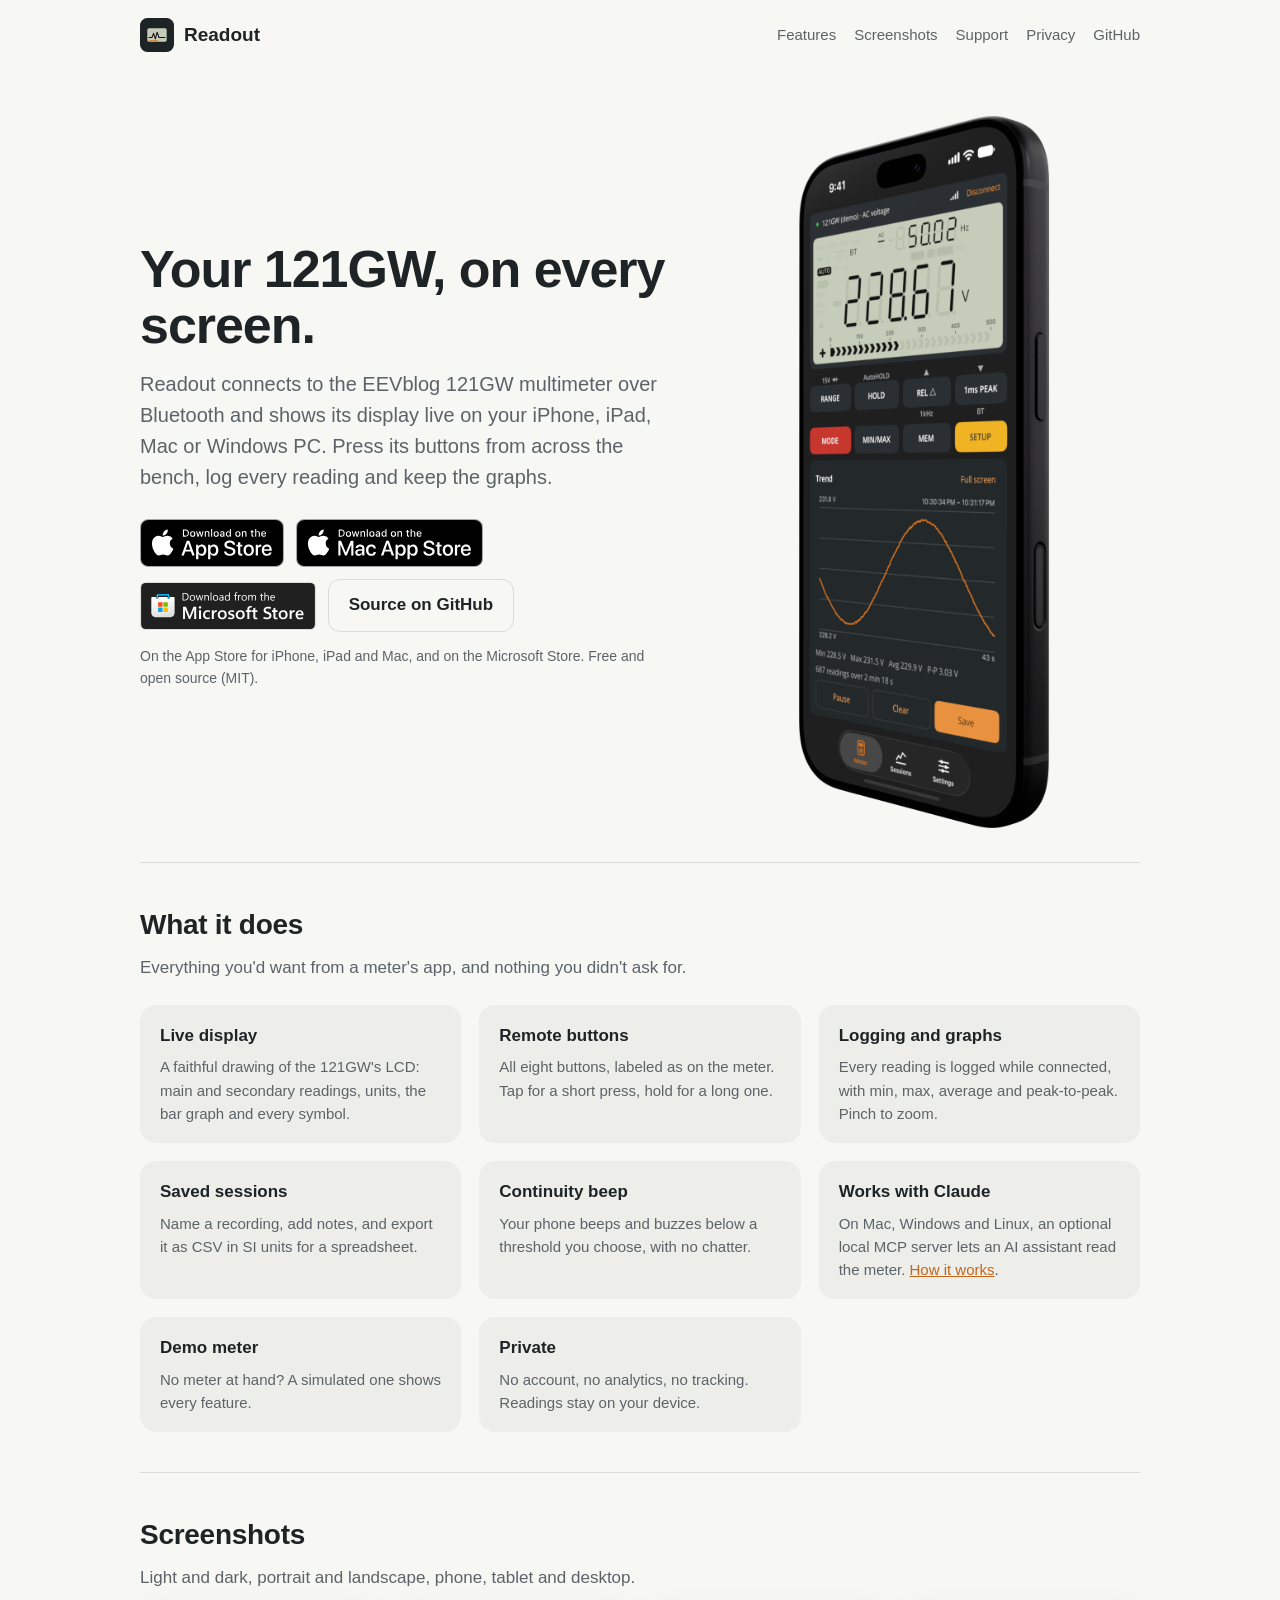
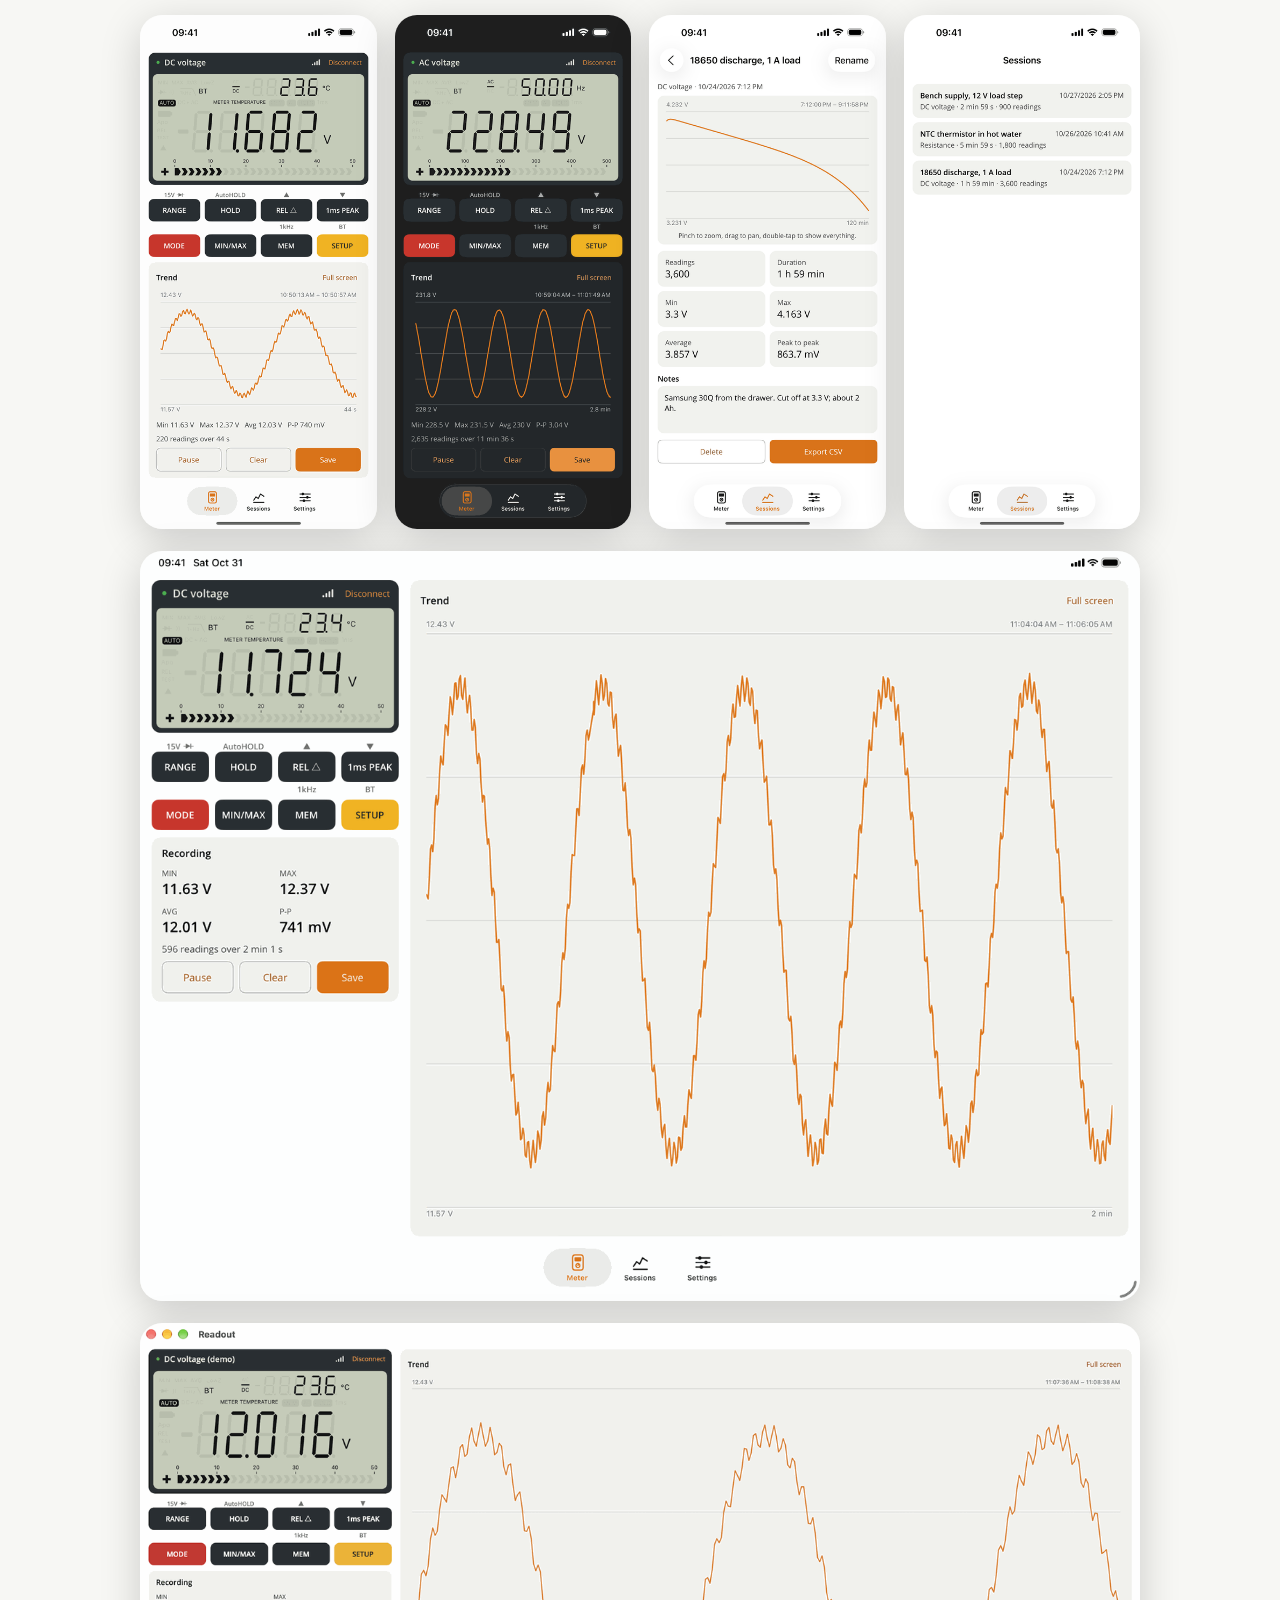
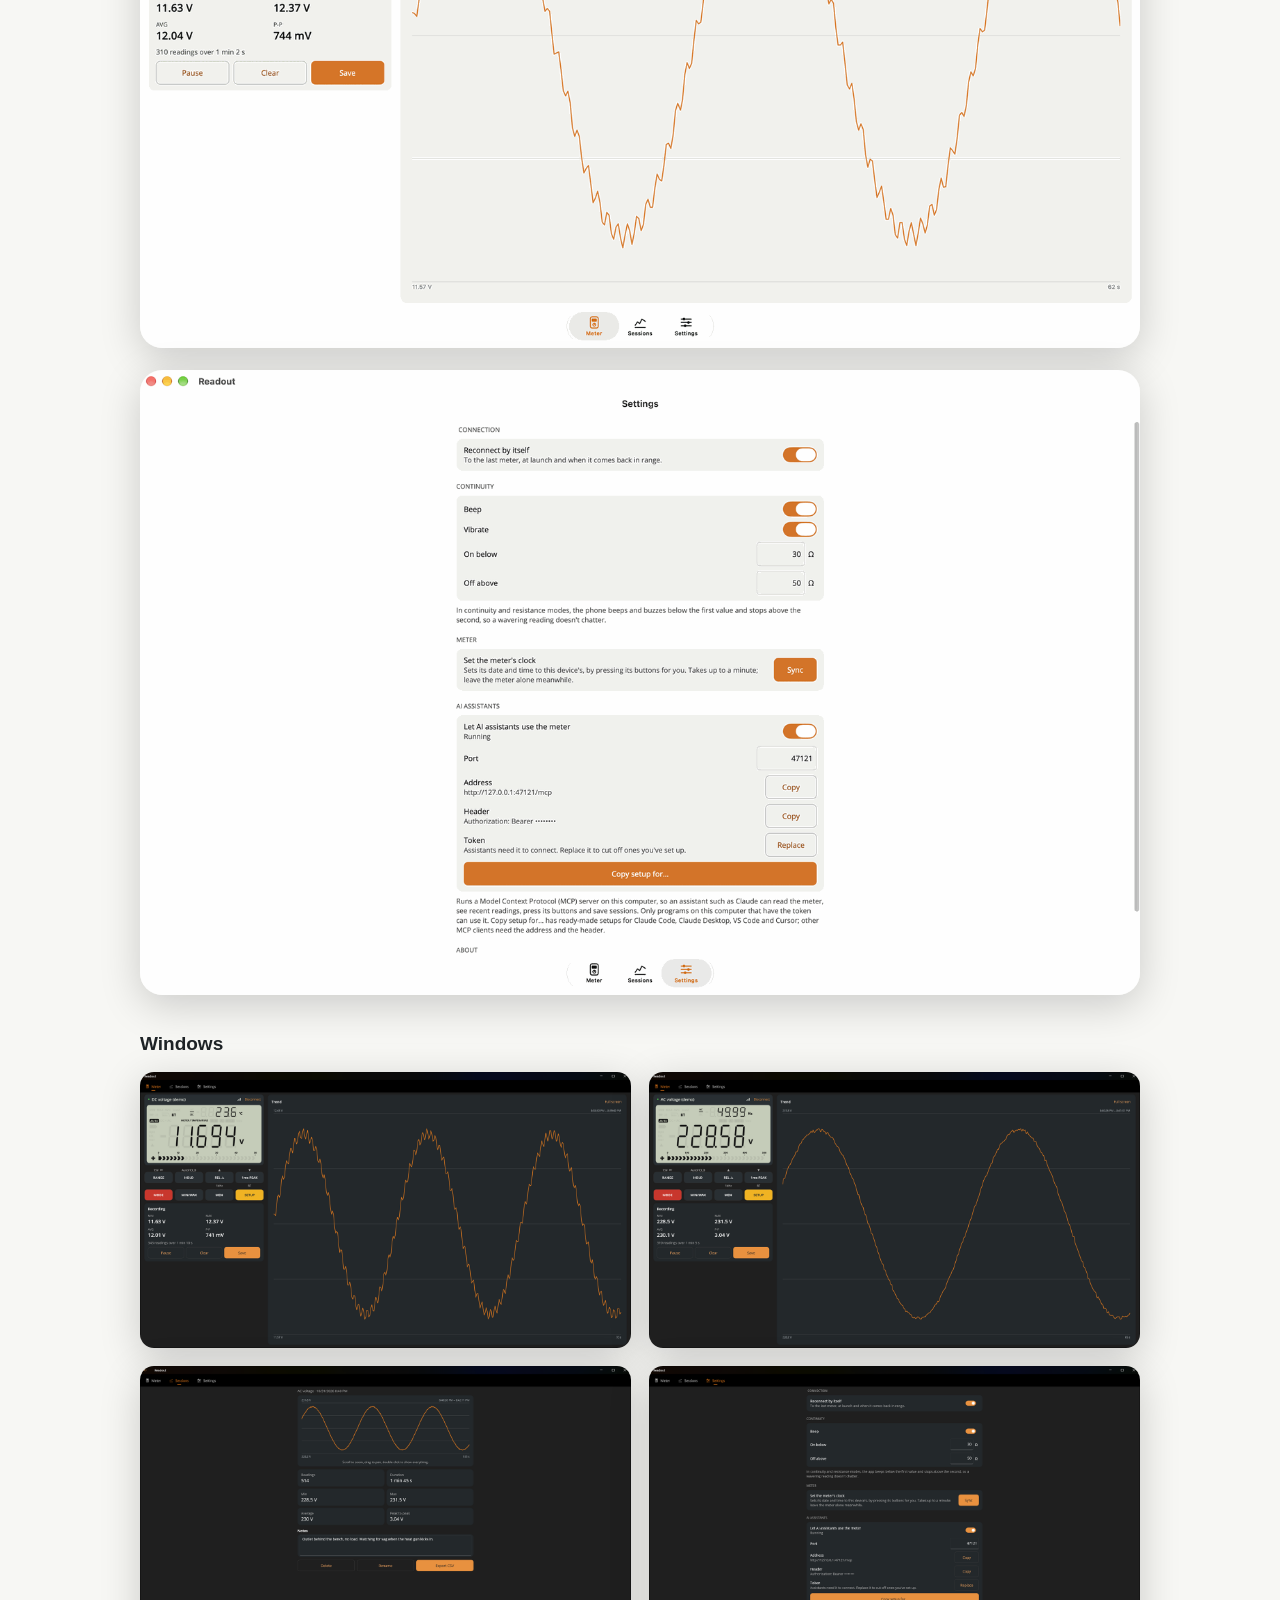
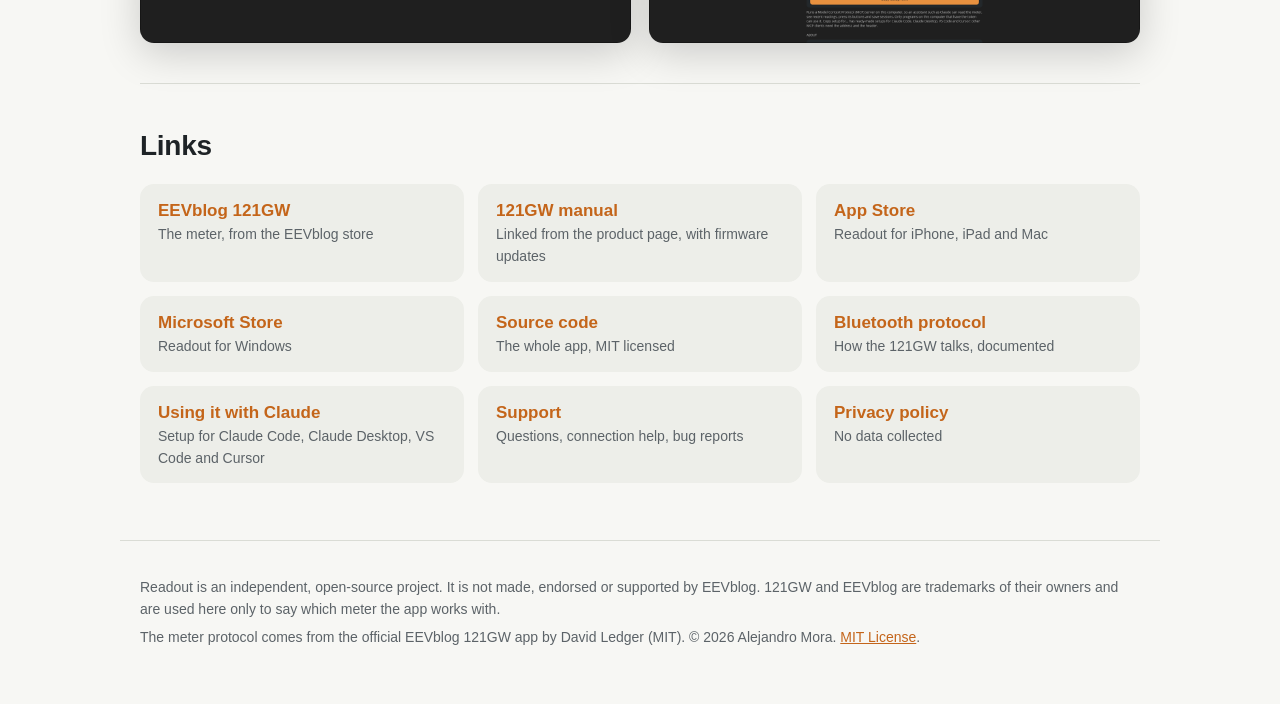
<file: docs/index.html>
<!doctype html>
<html lang="en">
<head>
  <meta charset="utf-8">
  <meta name="viewport" content="width=device-width, initial-scale=1">
  <title>Readout: a companion app for the EEVblog 121GW</title>
  <meta name="description" content="See your EEVblog 121GW multimeter's display live on iPhone, iPad, Mac, Android and Windows. Press its buttons remotely, log readings, save sessions and export CSV.">
  <link rel="icon" href="icon.svg" type="image/svg+xml">
  <link rel="stylesheet" href="style.css">
  <meta property="og:title" content="Readout">
  <meta property="og:description" content="A companion app for the EEVblog 121GW multimeter.">
  <meta property="og:url" content="https://amd989.github.io/readout/">
  <meta property="og:image" content="https://amd989.github.io/readout/social/social-b-split.png">
  <meta property="og:image:width" content="1280">
  <meta property="og:image:height" content="640">
  <meta property="og:image:alt" content="Readout: Every meter. Every screen. The app on an iPhone, showing a live AC voltage reading and its graph.">
  <meta name="twitter:card" content="summary_large_image">
</head>
<body>
  <header>
    <nav>
      <a class="brand" href="./"><img src="icon.svg" alt="">Readout</a>
      <div class="links">
        <a href="#features">Features</a>
        <a href="#screenshots">Screenshots</a>
        <a href="support.html">Support</a>
        <a href="privacy.html">Privacy</a>
        <a href="https://github.com/amd989/readout">GitHub</a>
      </div>
    </nav>
  </header>

  <main>
    <div class="hero">
      <div>
        <h1>Your 121GW, on every screen.</h1>
        <p class="lead">Readout connects to the EEVblog 121GW multimeter over Bluetooth and shows its
          display live on your iPhone, iPad, Mac or Windows PC. Press its buttons from across the bench, log every
          reading and keep the graphs.</p>
        <div class="cta">
          <a class="store-badge" href="https://apps.apple.com/app/id6827965871">
            <picture>
              <source media="(prefers-color-scheme: dark)" srcset="app-store-badge-light.svg">
              <img src="app-store-badge-dark.svg" width="132" height="44" alt="Download on the App Store">
            </picture>
          </a>
          <a class="store-badge" href="https://apps.apple.com/app/id6827965871?platform=mac">
            <picture>
              <source media="(prefers-color-scheme: dark)" srcset="mac-app-store-badge-light.svg">
              <img src="mac-app-store-badge-dark.svg" width="172" height="44" alt="Download on the Mac App Store">
            </picture>
          </a>
          <a class="store-badge" href="https://apps.microsoft.com/detail/9P80492G34GN">
            <picture>
              <source media="(prefers-color-scheme: dark)" srcset="ms-store-badge-light.svg">
              <img src="ms-store-badge-dark.svg" width="161" height="44" alt="Get it from Microsoft">
            </picture>
          </a>
          <a class="button secondary" href="https://github.com/amd989/readout">Source on GitHub</a>
        </div>
        <p class="note">On the App Store for iPhone, iPad and Mac, and on the Microsoft Store. Free and open source (MIT).</p>
      </div>
      <img class="mockup phone" src="screenshots/iphone-mockup.png" width="654" height="1774"
           alt="Readout on an iPhone: the 121GW's LCD reading 228.67 V AC at 50.02 Hz, the meter's buttons, and a live graph of the readings">
    </div>

    <section id="features">
      <h2>What it does</h2>
      <p>Everything you'd want from a meter's app, and nothing you didn't ask for.</p>
      <div class="features">
        <div class="feature"><h3>Live display</h3><p>A faithful drawing of the 121GW's LCD: main and secondary readings, units, the bar graph and every symbol.</p></div>
        <div class="feature"><h3>Remote buttons</h3><p>All eight buttons, labeled as on the meter. Tap for a short press, hold for a long one.</p></div>
        <div class="feature"><h3>Logging and graphs</h3><p>Every reading is logged while connected, with min, max, average and peak-to-peak. Pinch to zoom.</p></div>
        <div class="feature"><h3>Saved sessions</h3><p>Name a recording, add notes, and export it as CSV in SI units for a spreadsheet.</p></div>
        <div class="feature"><h3>Continuity beep</h3><p>Your phone beeps and buzzes below a threshold you choose, with no chatter.</p></div>
        <div class="feature"><h3>Works with Claude</h3><p>On Mac, Windows and Linux, an optional local MCP server lets an AI assistant read the meter. <a href="https://github.com/amd989/readout/blob/main/docs/MCP.md">How it works</a>.</p></div>
        <div class="feature"><h3>Demo meter</h3><p>No meter at hand? A simulated one shows every feature.</p></div>
        <div class="feature"><h3>Private</h3><p>No account, no analytics, no tracking. Readings stay on your device.</p></div>
      </div>
    </section>

    <section id="screenshots">
      <h2>Screenshots</h2>
      <p>Light and dark, portrait and landscape, phone, tablet and desktop.</p>
      <div class="gallery">
        <img class="shot" src="screenshots/iphone-meter.png" width="440" height="956" alt="Live DC voltage reading with a graph">
        <img class="shot" src="screenshots/iphone-ac-dark.png" width="440" height="956" alt="AC voltage and frequency in dark mode">
        <img class="shot" src="screenshots/iphone-session.png" width="440" height="956" alt="A saved battery discharge session with its graph and statistics">
        <img class="shot" src="screenshots/iphone-sessions.png" width="440" height="956" alt="The list of saved sessions">
      </div>
      <div class="wide" style="margin-top:22px">
        <img class="shot" src="screenshots/ipad-landscape.png" width="1376" height="1032" alt="iPad in landscape: the meter in a side column and a large graph">
        <img class="shot" src="screenshots/mac-meter.png" width="1440" height="900" alt="The Mac app with the meter and a wide graph">
        <img class="shot" src="screenshots/mac-ai-assistants.png" width="1440" height="900" alt="Mac settings for letting AI assistants use the meter">
      </div>
      <h3 class="platform">Windows</h3>
      <div class="wide pair">
        <img class="shot" src="screenshots/windows-meter.png" width="1440" height="810" alt="The Windows app with the meter, its buttons and a wide graph">
        <img class="shot" src="screenshots/windows-ac.png" width="1440" height="810" alt="AC voltage and frequency on Windows">
        <img class="shot" src="screenshots/windows-session.png" width="1440" height="810" alt="A saved session on Windows with its graph, statistics and notes">
        <img class="shot" src="screenshots/windows-ai-assistants.png" width="1440" height="810" alt="Windows settings for letting AI assistants use the meter">
      </div>
    </section>

    <section id="links">
      <h2>Links</h2>
      <ul class="links-list">
        <li><a href="https://www.eevblog.com/product/121gw/">EEVblog 121GW</a><span>The meter, from the EEVblog store</span></li>
        <li><a href="https://www.eevblog.com/product/121gw/">121GW manual</a><span>Linked from the product page, with firmware updates</span></li>
        <li><a href="https://apps.apple.com/app/id6827965871">App Store</a><span>Readout for iPhone, iPad and Mac</span></li>
        <li><a href="https://apps.microsoft.com/detail/9P80492G34GN">Microsoft Store</a><span>Readout for Windows</span></li>
        <li><a href="https://github.com/amd989/readout">Source code</a><span>The whole app, MIT licensed</span></li>
        <li><a href="https://github.com/amd989/readout/blob/main/docs/PROTOCOL.md">Bluetooth protocol</a><span>How the 121GW talks, documented</span></li>
        <li><a href="https://github.com/amd989/readout/blob/main/docs/MCP.md">Using it with Claude</a><span>Setup for Claude Code, Claude Desktop, VS Code and Cursor</span></li>
        <li><a href="support.html">Support</a><span>Questions, connection help, bug reports</span></li>
        <li><a href="privacy.html">Privacy policy</a><span>No data collected</span></li>
      </ul>
    </section>
  </main>

  <footer>
    <p>Readout is an independent, open-source project. It is not made, endorsed or supported by EEVblog.
      121GW and EEVblog are trademarks of their owners and are used here only to say which meter the app works with.</p>
    <p>The meter protocol comes from the official EEVblog 121GW app by David Ledger (MIT).
      © 2026 Alejandro Mora. <a href="https://github.com/amd989/readout/blob/main/LICENSE">MIT License</a>.</p>
  </footer>
</body>
</html>
</file>
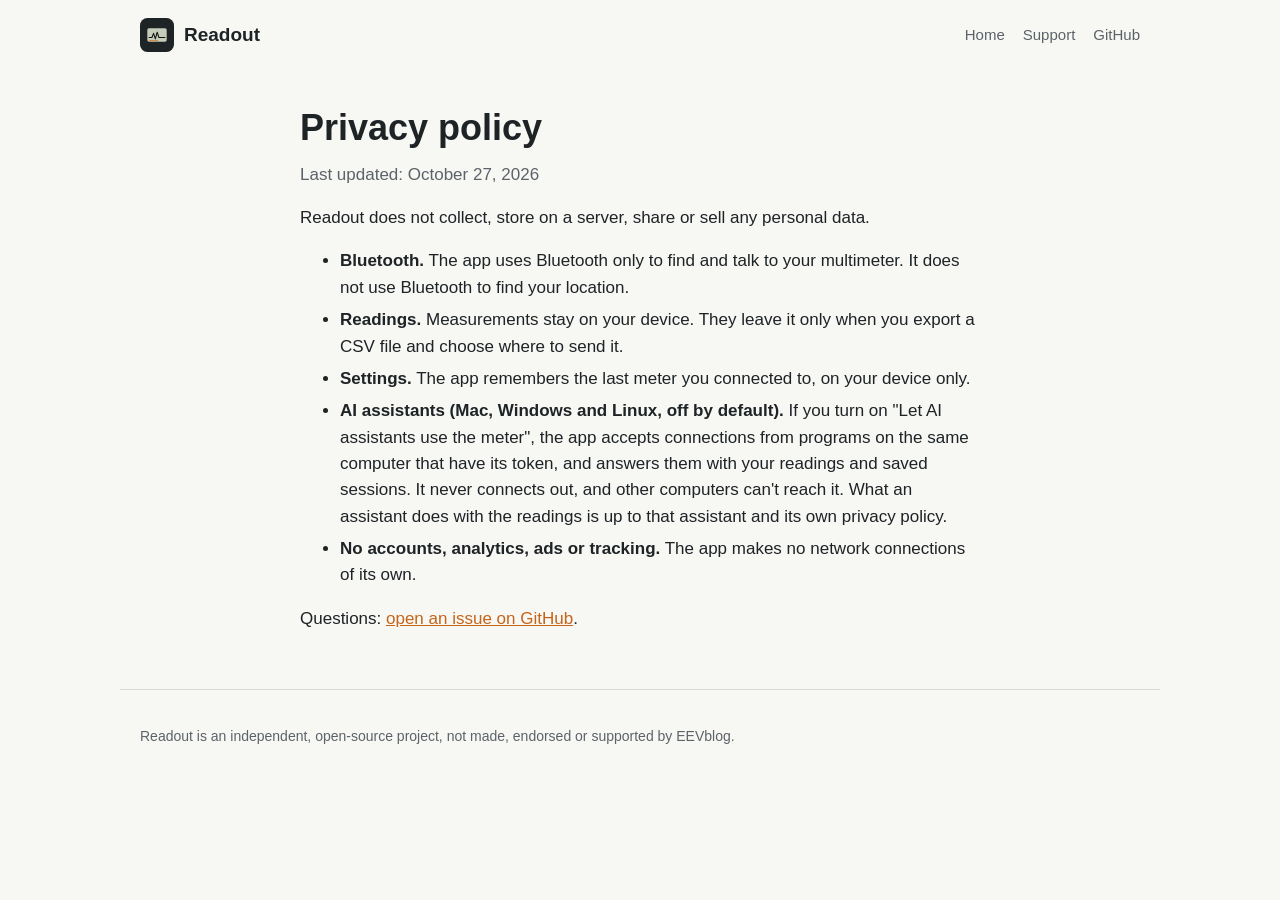
<file: docs/privacy.html>
<!doctype html>
<html lang="en">
<head>
  <meta charset="utf-8">
  <meta name="viewport" content="width=device-width, initial-scale=1">
  <title>Readout privacy policy</title>
  <link rel="icon" href="icon.svg" type="image/svg+xml">
  <link rel="stylesheet" href="style.css">
</head>
<body>
  <header>
    <nav>
      <a class="brand" href="./"><img src="icon.svg" alt="">Readout</a>
      <div class="links">
        <a href="./">Home</a>
        <a href="support.html">Support</a>
        <a href="https://github.com/amd989/readout">GitHub</a>
      </div>
    </nav>
  </header>

  <article>
    <h1>Privacy policy</h1>
    <p class="updated">Last updated: October 27, 2026</p>

    <p>Readout does not collect, store on a server, share or sell any personal data.</p>

    <ul>
      <li><strong>Bluetooth.</strong> The app uses Bluetooth only to find and talk to your
        multimeter. It does not use Bluetooth to find your location.</li>
      <li><strong>Readings.</strong> Measurements stay on your device. They leave it only when you
        export a CSV file and choose where to send it.</li>
      <li><strong>Settings.</strong> The app remembers the last meter you connected to, on your
        device only.</li>
      <li><strong>AI assistants (Mac, Windows and Linux, off by default).</strong> If you turn on "Let AI
        assistants use the meter", the app accepts connections from programs on the same computer
        that have its token, and answers them with your readings and saved sessions. It never
        connects out, and other computers can't reach it. What an assistant does with the readings
        is up to that assistant and its own privacy policy.</li>
      <li><strong>No accounts, analytics, ads or tracking.</strong> The app makes no network
        connections of its own.</li>
    </ul>

    <p>Questions: <a href="https://github.com/amd989/readout/issues">open an issue on GitHub</a>.</p>
  </article>

  <footer>
    <p>Readout is an independent, open-source project, not made, endorsed or supported by EEVblog.</p>
  </footer>
</body>
</html>
</file>
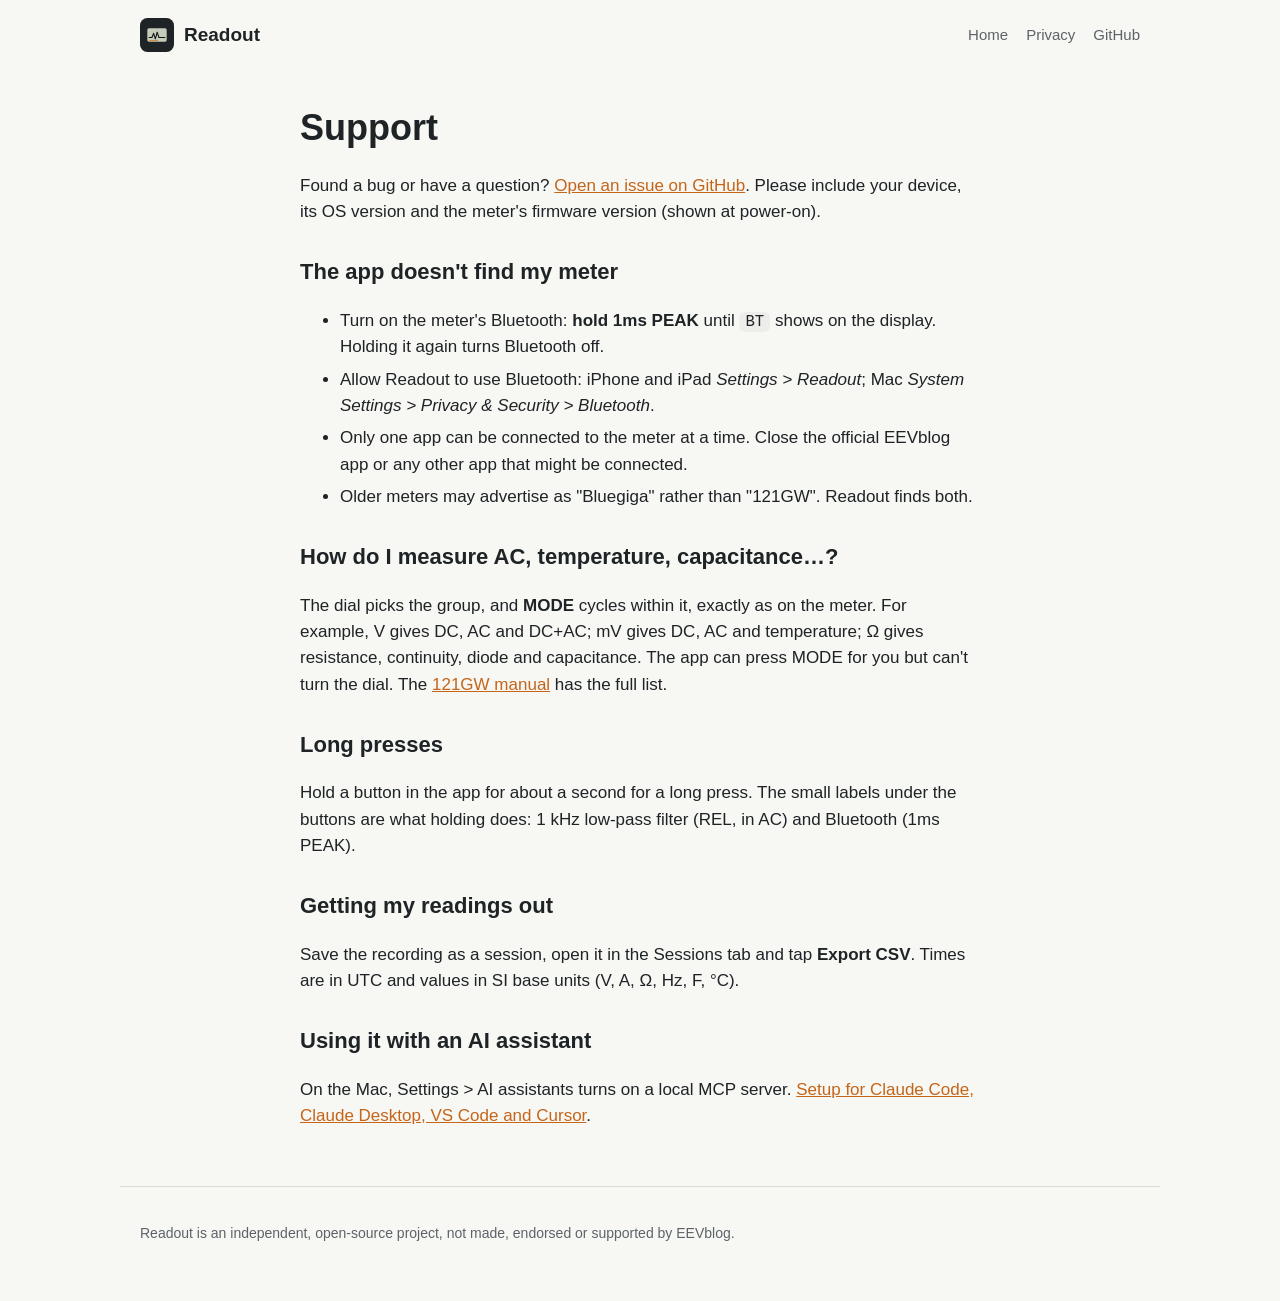
<file: docs/support.html>
<!doctype html>
<html lang="en">
<head>
  <meta charset="utf-8">
  <meta name="viewport" content="width=device-width, initial-scale=1">
  <title>Readout support</title>
  <link rel="icon" href="icon.svg" type="image/svg+xml">
  <link rel="stylesheet" href="style.css">
</head>
<body>
  <header>
    <nav>
      <a class="brand" href="./"><img src="icon.svg" alt="">Readout</a>
      <div class="links">
        <a href="./">Home</a>
        <a href="privacy.html">Privacy</a>
        <a href="https://github.com/amd989/readout">GitHub</a>
      </div>
    </nav>
  </header>

  <article>
    <h1>Support</h1>
    <p>Found a bug or have a question? <a href="https://github.com/amd989/readout/issues">Open an issue on GitHub</a>.
      Please include your device, its OS version and the meter's firmware version (shown at power-on).</p>

    <h2>The app doesn't find my meter</h2>
    <ul>
      <li>Turn on the meter's Bluetooth: <strong>hold 1ms PEAK</strong> until <code>BT</code> shows on the display.
        Holding it again turns Bluetooth off.</li>
      <li>Allow Readout to use Bluetooth: iPhone and iPad <em>Settings &gt; Readout</em>; Mac
        <em>System Settings &gt; Privacy &amp; Security &gt; Bluetooth</em>.</li>
      <li>Only one app can be connected to the meter at a time. Close the official EEVblog app or any
        other app that might be connected.</li>
      <li>Older meters may advertise as "Bluegiga" rather than "121GW". Readout finds both.</li>
    </ul>

    <h2>How do I measure AC, temperature, capacitance…?</h2>
    <p>The dial picks the group, and <strong>MODE</strong> cycles within it, exactly as on the meter.
      For example, V gives DC, AC and DC+AC; mV gives DC, AC and temperature; Ω gives resistance,
      continuity, diode and capacitance. The app can press MODE for you but can't turn the dial.
      The <a href="https://www.eevblog.com/product/121gw/">121GW manual</a> has the full list.</p>

    <h2>Long presses</h2>
    <p>Hold a button in the app for about a second for a long press. The small labels under the
      buttons are what holding does: 1 kHz low-pass filter (REL, in AC) and Bluetooth (1ms PEAK).</p>

    <h2>Getting my readings out</h2>
    <p>Save the recording as a session, open it in the Sessions tab and tap <strong>Export CSV</strong>.
      Times are in UTC and values in SI base units (V, A, Ω, Hz, F, °C).</p>

    <h2>Using it with an AI assistant</h2>
    <p>On the Mac, Settings &gt; AI assistants turns on a local MCP server.
      <a href="https://github.com/amd989/readout/blob/main/docs/MCP.md">Setup for Claude Code, Claude Desktop, VS Code and Cursor</a>.</p>
  </article>

  <footer>
    <p>Readout is an independent, open-source project, not made, endorsed or supported by EEVblog.</p>
  </footer>
</body>
</html>
</file>
<file: docs/style.css>
:root {
  --bg: #F7F7F4;
  --surface: #EDEEE9;
  --text: #1E2326;
  --muted: #5C6368;
  --accent: #C4651A;
  --accent-strong: #D9731A;
  --line: #DADCD5;
  color-scheme: light dark;
}
@media (prefers-color-scheme: dark) {
  :root:not([data-theme="light"]) {
    --bg: #15191B;
    --surface: #1F2427;
    --text: #E8EAE6;
    --muted: #A9B0B5;
    --accent: #E8913F;
    --accent-strong: #E8913F;
    --line: #2E3438;
  }
}
* { box-sizing: border-box; }
body {
  margin: 0;
  background: var(--bg);
  color: var(--text);
  font: 17px/1.55 -apple-system, BlinkMacSystemFont, "Segoe UI", Roboto, "Helvetica Neue", Arial, sans-serif;
}
a { color: var(--accent); }
main, header, footer { max-width: 1040px; margin: 0 auto; padding: 0 20px; }
nav { display: flex; align-items: center; gap: 20px; padding: 18px 0; }
nav .brand { display: flex; align-items: center; gap: 10px; font-weight: 650; color: var(--text); text-decoration: none; font-size: 19px; }
nav .brand img { width: 34px; height: 34px; }
nav .links { margin-left: auto; display: flex; gap: 18px; flex-wrap: wrap; }
nav .links a { color: var(--muted); text-decoration: none; font-size: 15px; }
nav .links a:hover { color: var(--text); }

.hero { display: grid; grid-template-columns: 1.1fr 0.9fr; gap: 40px; align-items: center; padding: 36px 0 24px; }
.hero h1 { font-size: clamp(34px, 5vw, 52px); line-height: 1.08; margin: 0 0 16px; letter-spacing: -0.02em; }
.hero p.lead { font-size: 20px; color: var(--muted); margin: 0 0 26px; }
.hero .phone { justify-self: center; width: min(330px, 80vw); }
.hero .mockup { width: min(270px, 66vw); }
.cta { display: flex; gap: 12px; flex-wrap: wrap; align-items: center; }
.store-badge { display: block; line-height: 0; }
.store-badge img { height: 48px; width: auto; }
.button { display: inline-block; padding: 12px 20px; border-radius: 12px; text-decoration: none; font-weight: 600; }
.button.primary { background: var(--accent-strong); color: #fff; }
.button.secondary { border: 1px solid var(--line); color: var(--text); }
.note { color: var(--muted); font-size: 14px; margin-top: 14px; }

img.mockup { height: auto; display: block; }
img.shot { width: 100%; height: auto; display: block; border-radius: 22px; box-shadow: 0 10px 40px rgba(0,0,0,.18); }

section { padding: 40px 0; border-top: 1px solid var(--line); }
section h2 { font-size: 28px; margin: 0 0 8px; letter-spacing: -0.01em; }
section > p { color: var(--muted); margin: 0 0 24px; max-width: 680px; }

.features { display: grid; grid-template-columns: repeat(auto-fit, minmax(240px, 1fr)); gap: 18px; }
.feature { background: var(--surface); border-radius: 16px; padding: 18px 20px; }
.feature h3 { margin: 0 0 6px; font-size: 17px; }
.feature p { margin: 0; color: var(--muted); font-size: 15px; }

.gallery { display: grid; grid-template-columns: repeat(4, 1fr); gap: 18px; align-items: start; }
.wide { display: grid; grid-template-columns: 1fr; gap: 22px; }
.wide.pair { grid-template-columns: repeat(2, 1fr); gap: 18px; }
.pair img.shot { border-radius: 14px; }
.platform { margin: 34px 0 14px; font-size: 19px; }

.links-list { display: grid; grid-template-columns: repeat(auto-fit, minmax(260px, 1fr)); gap: 14px; padding: 0; list-style: none; }
.links-list li { background: var(--surface); border-radius: 14px; padding: 14px 18px; }
.links-list a { font-weight: 600; text-decoration: none; }
.links-list span { display: block; color: var(--muted); font-size: 14px; }

article { max-width: 720px; margin: 0 auto; padding: 10px 20px 40px; }
article h1 { font-size: 36px; margin: 20px 0 6px; }
article h2 { font-size: 22px; margin-top: 30px; }
article .updated { color: var(--muted); margin-top: 0; }
article li { margin: 6px 0; }
code { background: var(--surface); padding: 1px 6px; border-radius: 6px; font-size: 0.92em; }

footer { color: var(--muted); font-size: 14px; padding: 30px 20px 50px; border-top: 1px solid var(--line); }
footer p { margin: 6px 0; }

@media (max-width: 760px) {
  .hero { grid-template-columns: 1fr; text-align: left; }
  .hero .phone { width: min(300px, 78vw); }
  .hero .mockup { width: min(240px, 62vw); }
  .gallery { grid-template-columns: repeat(2, 1fr); }
  .wide.pair { grid-template-columns: 1fr; }
  nav .links { gap: 12px; }
}
</file>
